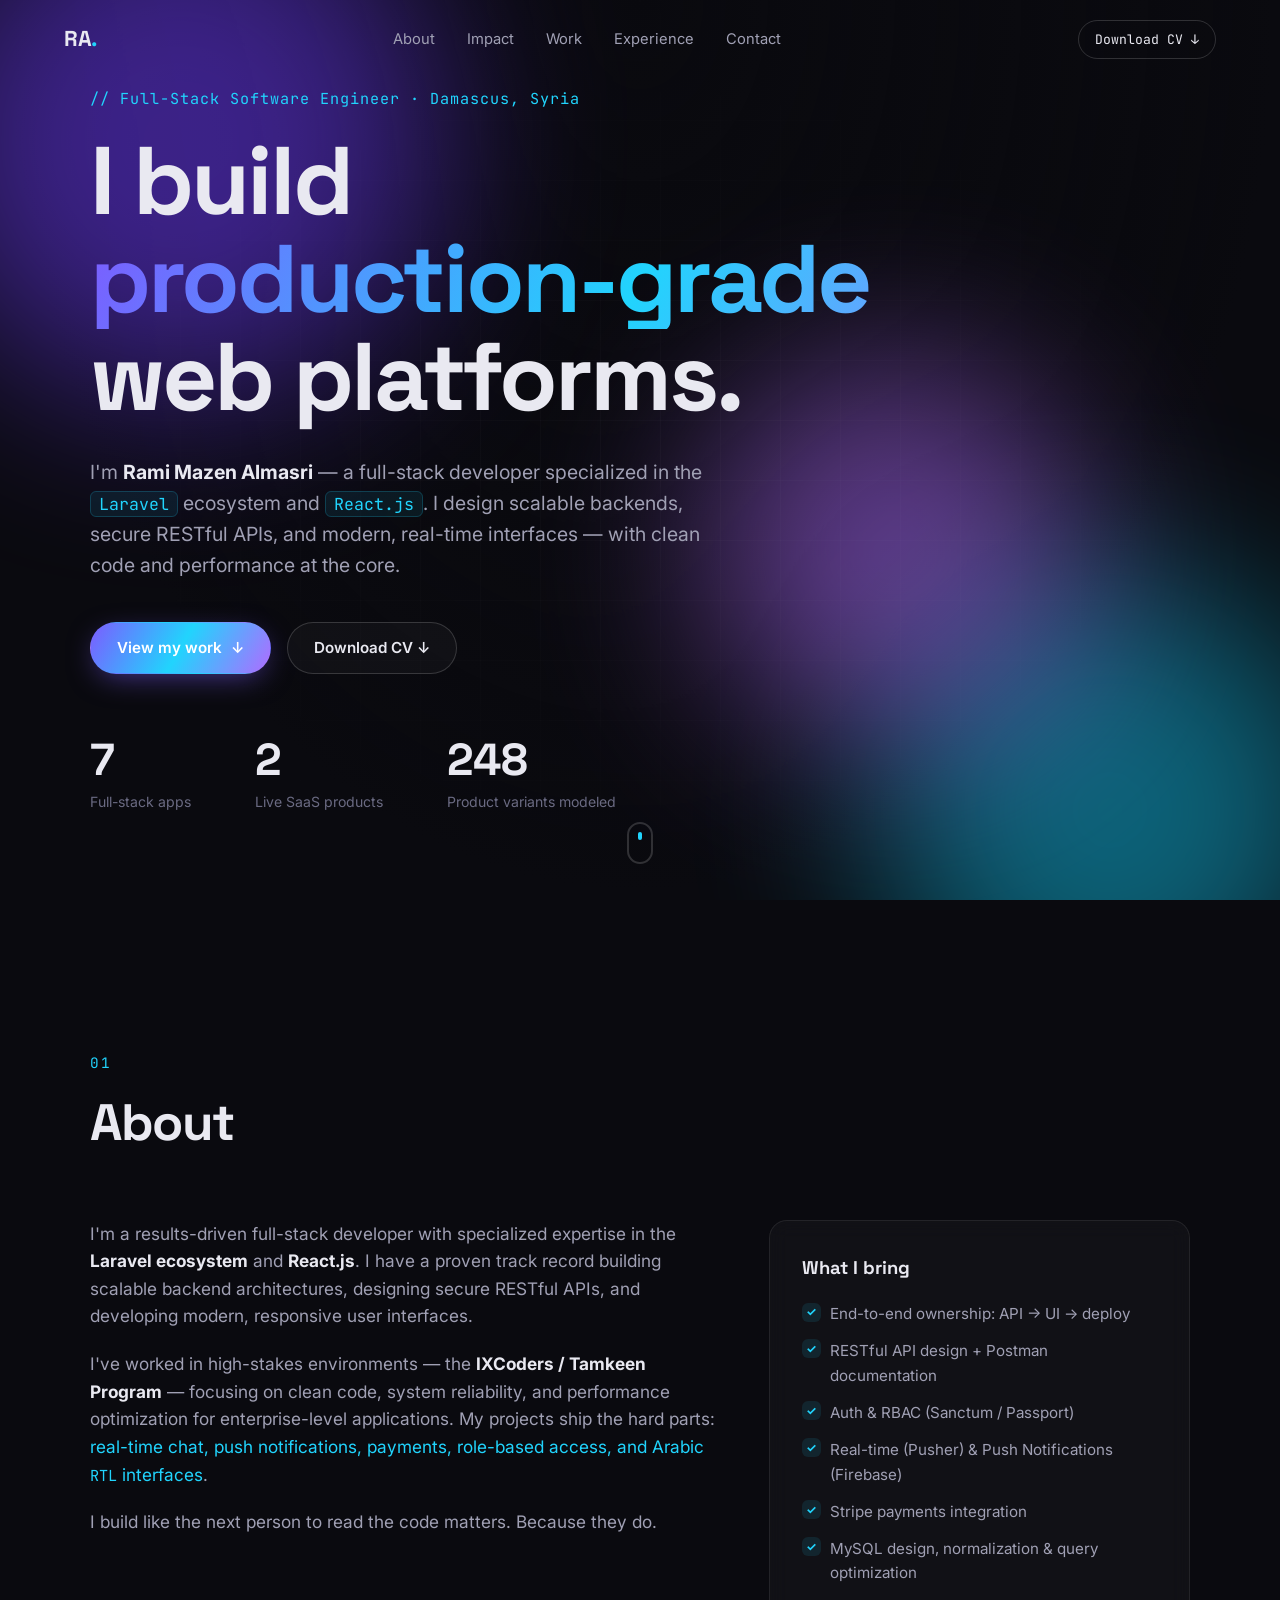
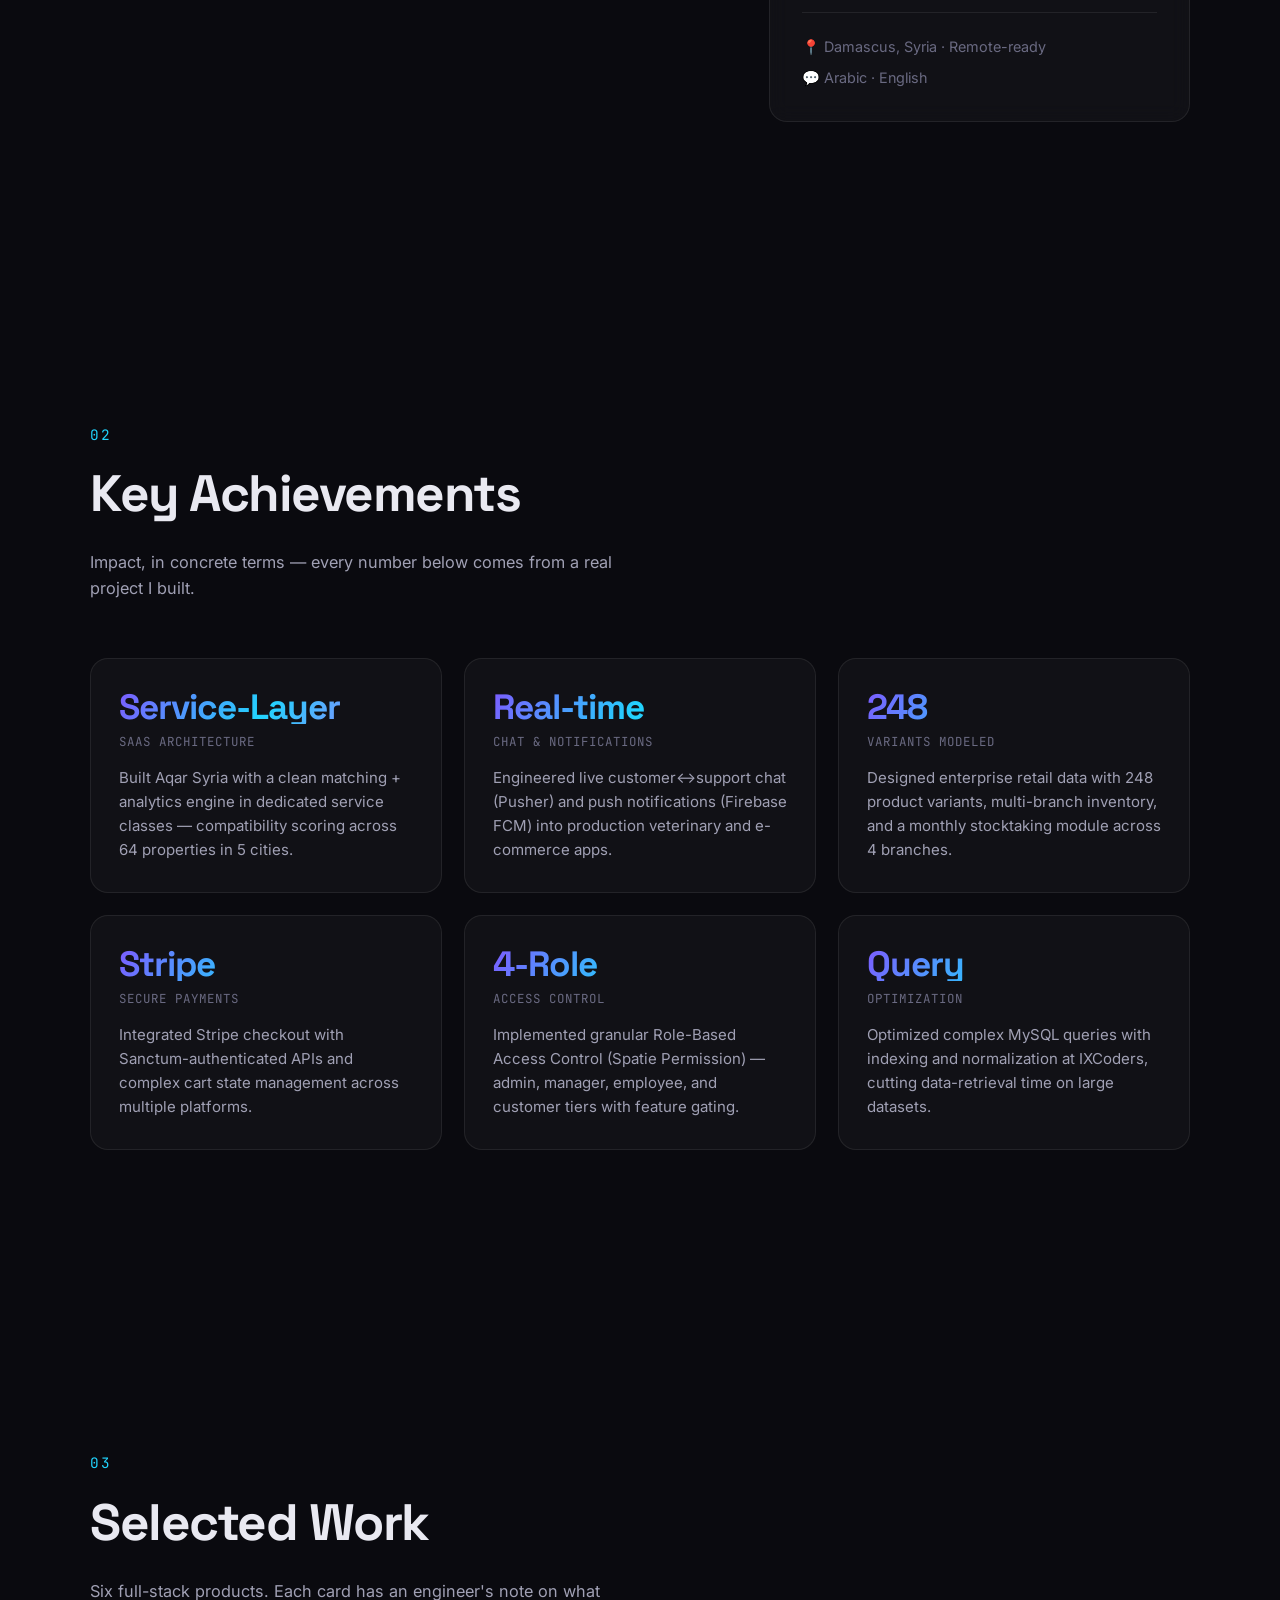
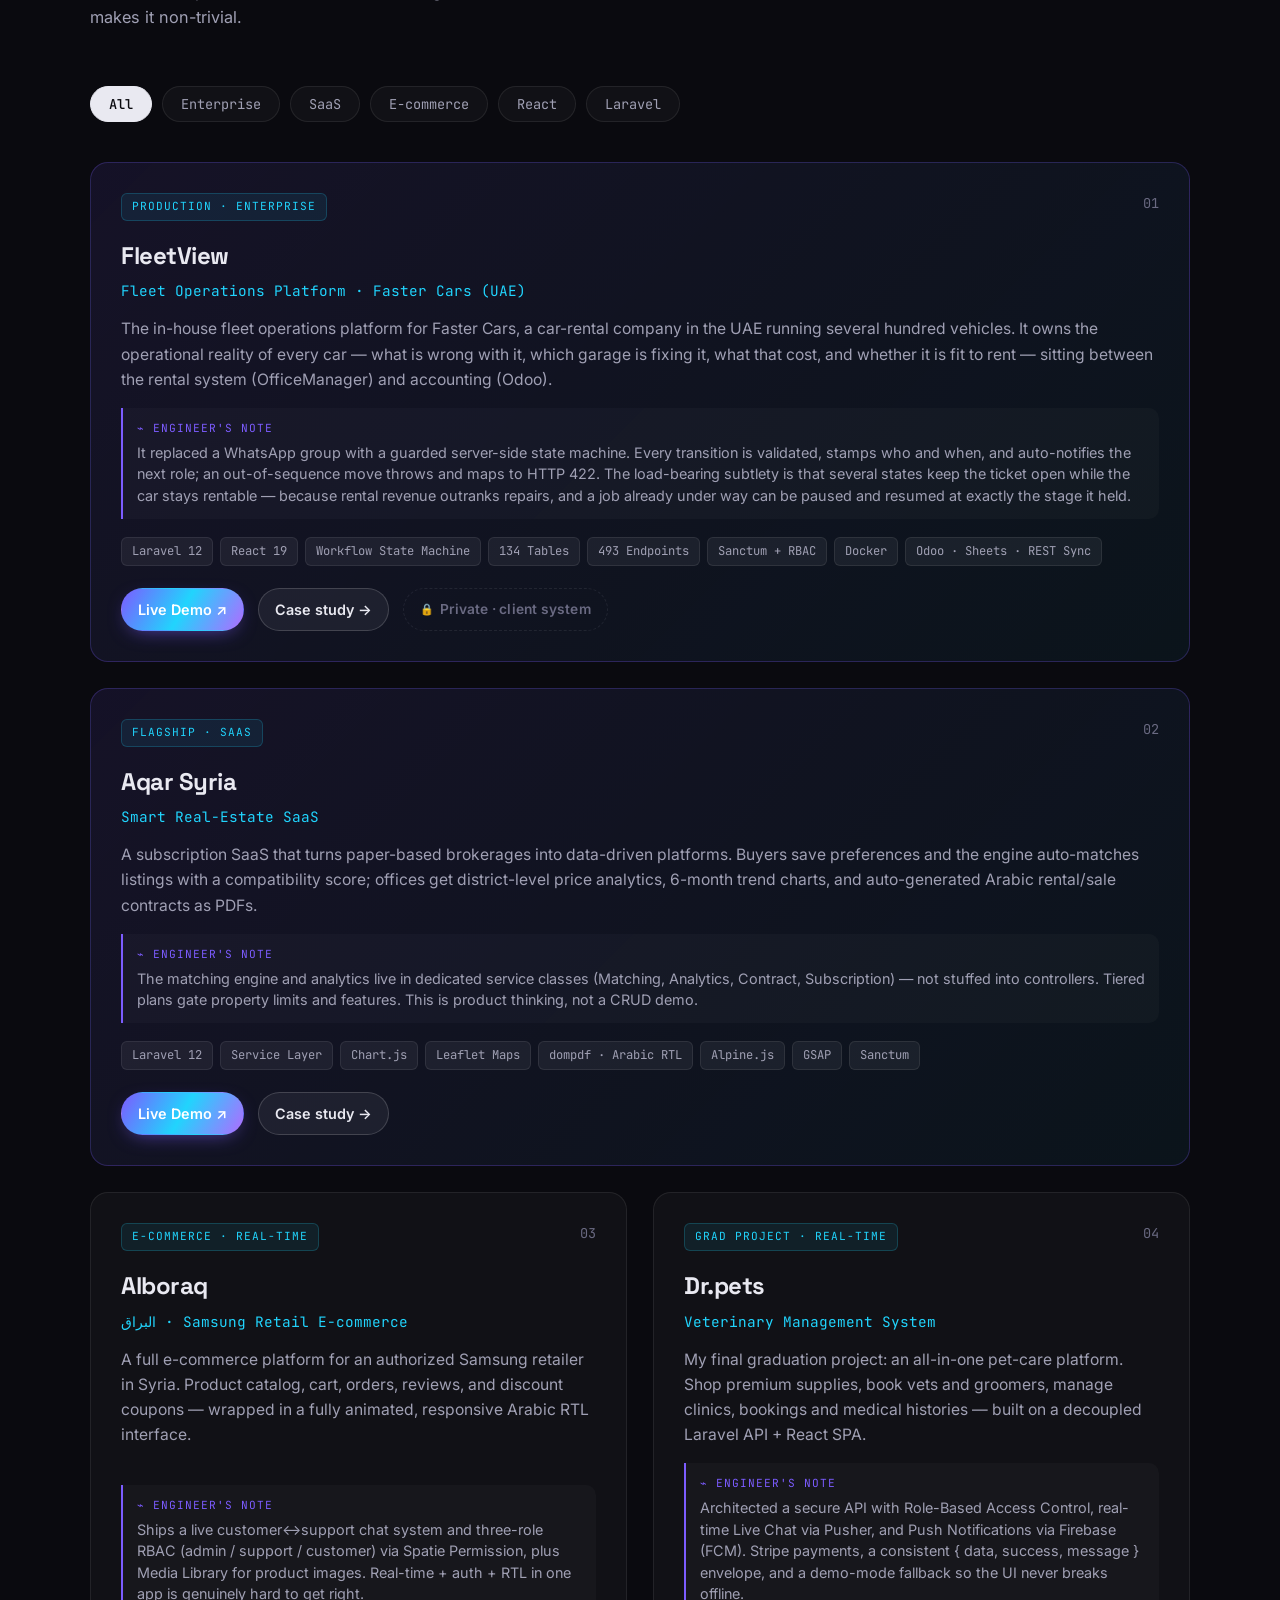
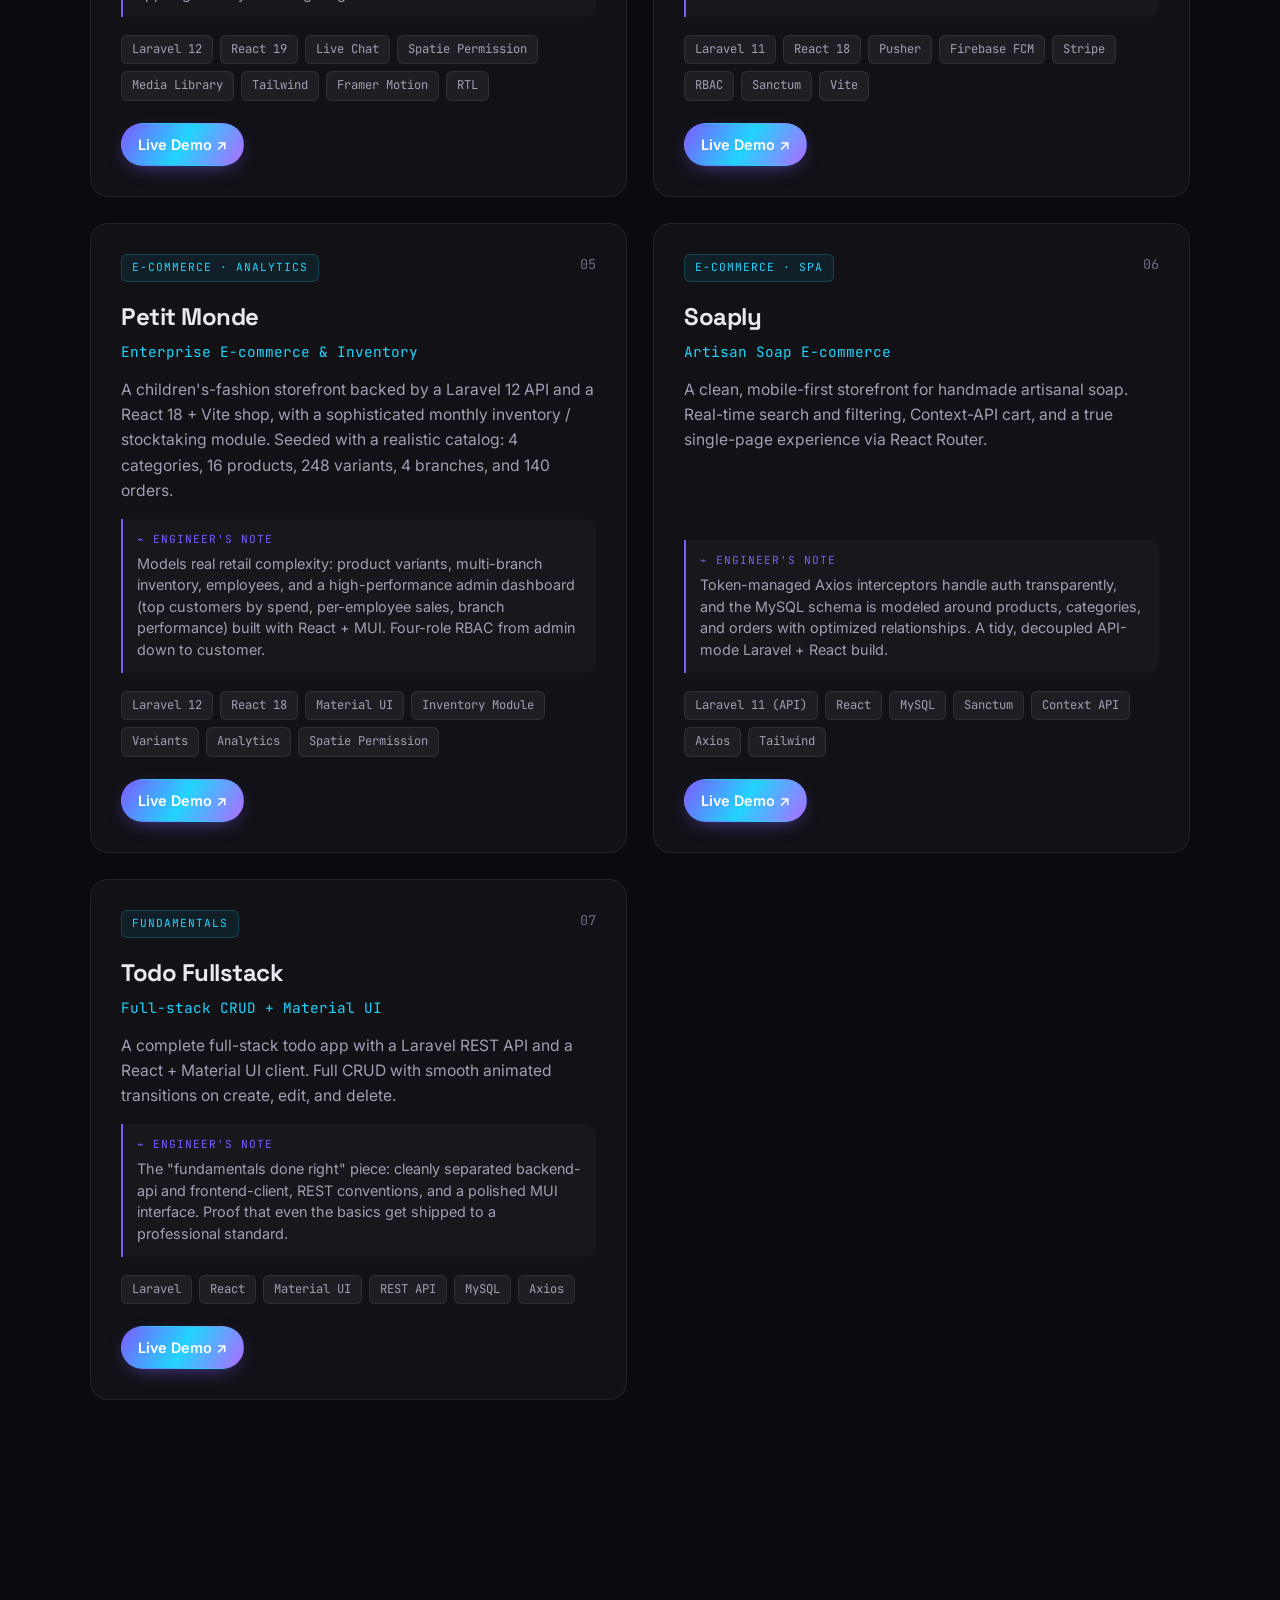
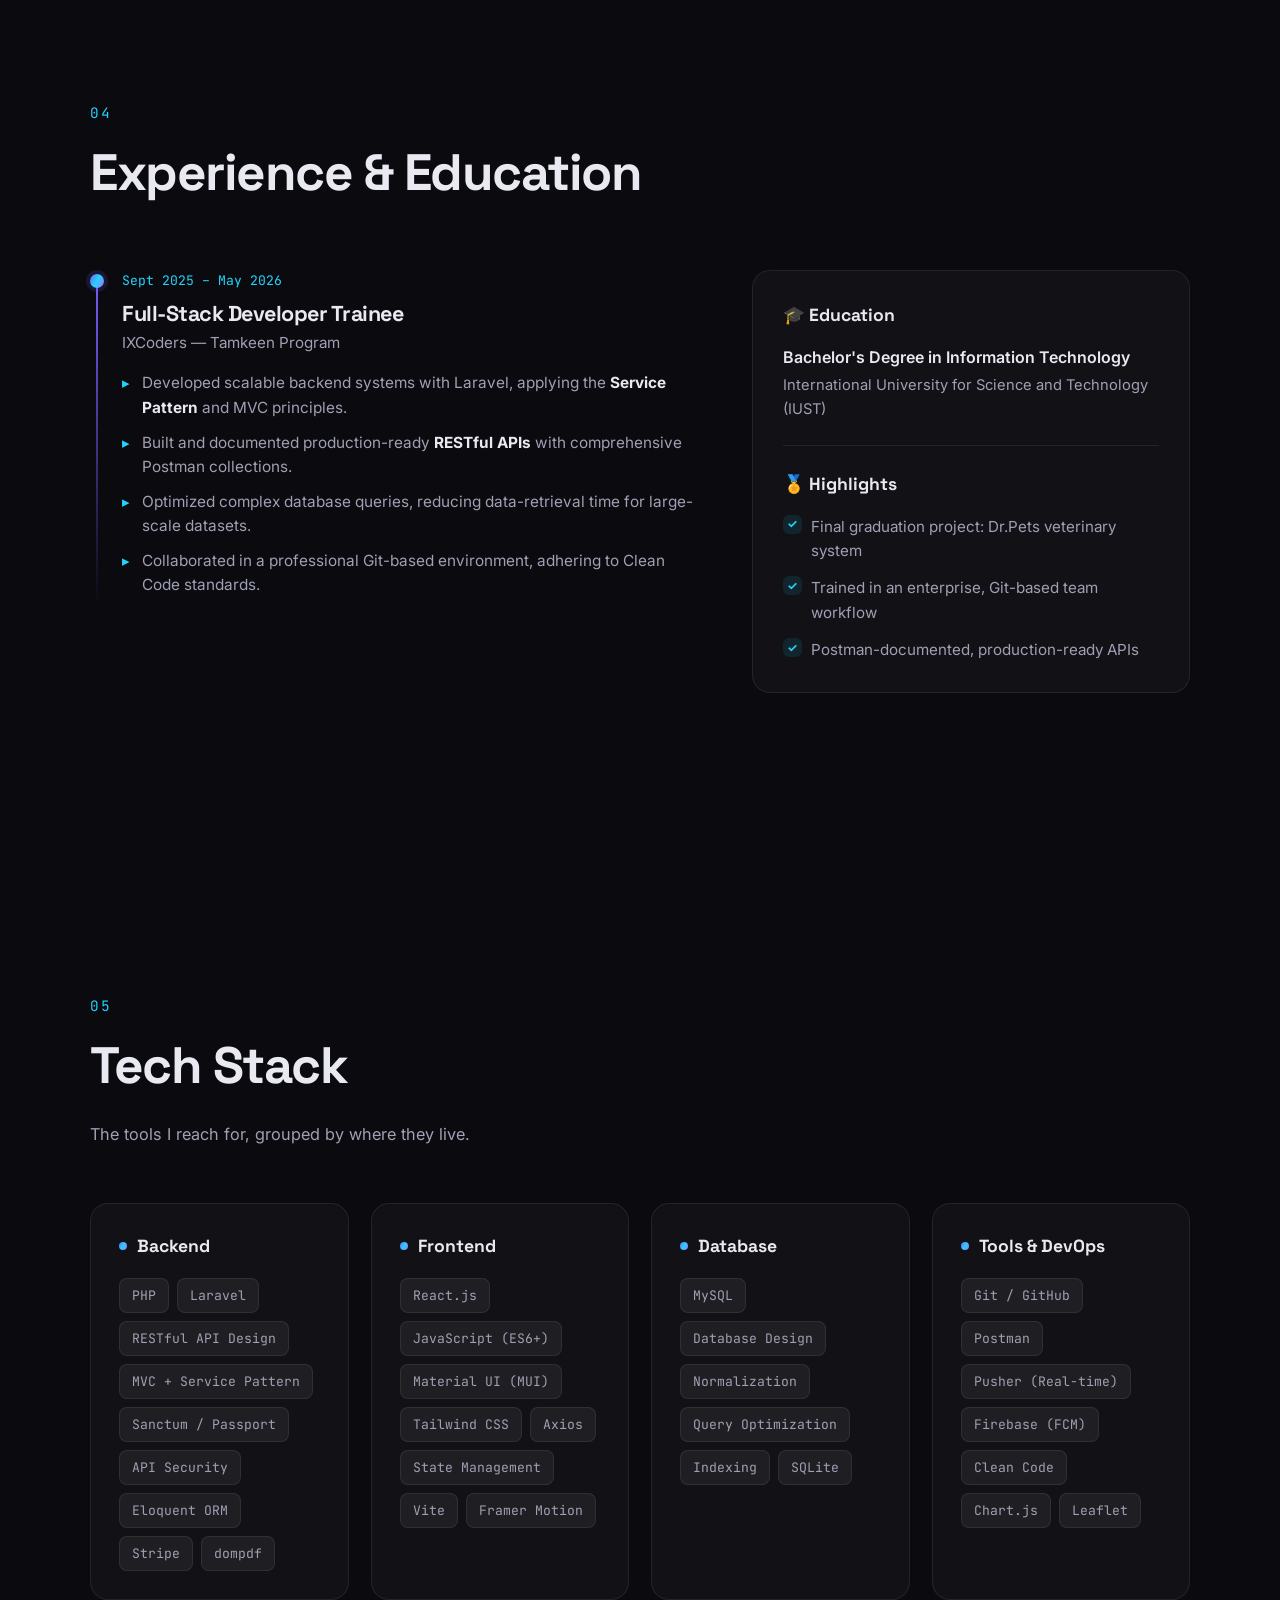
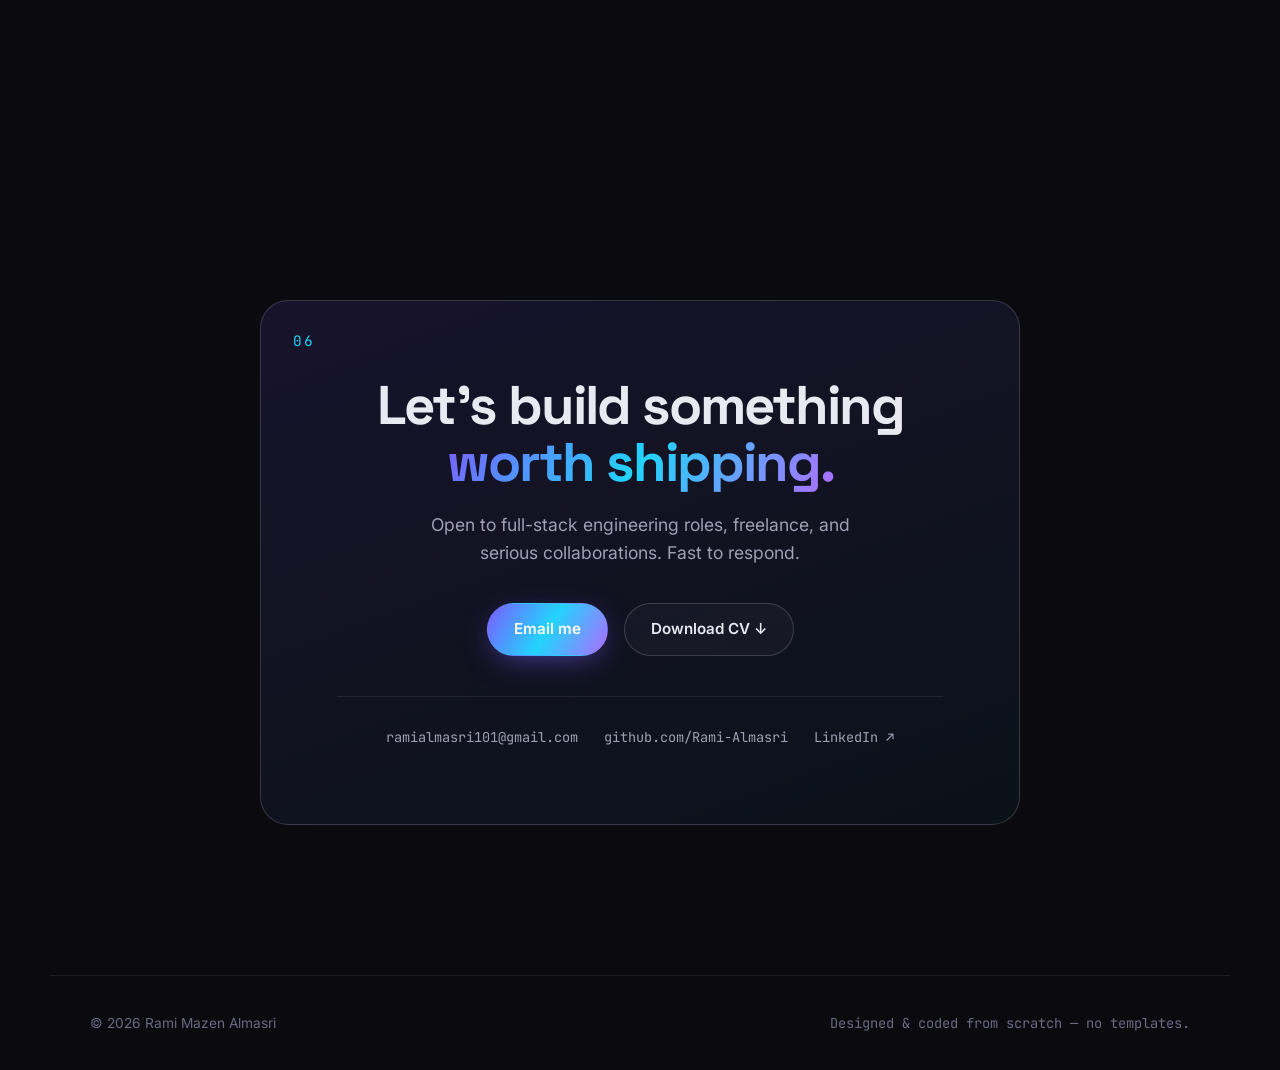
<file: index.html>
<!DOCTYPE html>
<html lang="en">
<head>
  <meta charset="UTF-8" />
  <meta name="viewport" content="width=device-width, initial-scale=1.0" />
  <title>Rami Almasri — Full-Stack Engineer (Laravel · React)</title>
  <meta name="description" content="Rami Mazen Almasri — Full-Stack Software Engineer (Laravel & React.js) based in Damascus. I build scalable SaaS, e-commerce, and real-time platforms." />
  <meta name="author" content="Rami Mazen Almasri" />

  <meta property="og:title" content="Rami Almasri — Full-Stack Engineer" />
  <meta property="og:description" content="I build production-grade SaaS, e-commerce, and real-time platforms with Laravel & React." />
  <meta property="og:type" content="website" />
  <meta name="theme-color" content="#0a0a0f" />

  <link rel="preconnect" href="https://fonts.googleapis.com" />
  <link rel="preconnect" href="https://fonts.gstatic.com" crossorigin />
  <link href="https://fonts.googleapis.com/css2?family=Space+Grotesk:wght@400;500;600;700&family=Inter:wght@400;500;600&family=JetBrains+Mono:wght@400;500&display=swap" rel="stylesheet" />
  <link rel="stylesheet" href="styles.css?v=6" />
  <link rel="icon" href="data:image/svg+xml,<svg xmlns='http://www.w3.org/2000/svg' viewBox='0 0 100 100'><text y='.9em' font-size='90'>⚡</text></svg>" />
</head>
<body>
  <div class="bg-mesh" aria-hidden="true">
    <div class="orb orb-1"></div>
    <div class="orb orb-2"></div>
    <div class="orb orb-3"></div>
    <div class="grid-overlay"></div>
  </div>

  <div class="scroll-progress" id="scrollProgress" aria-hidden="true"></div>

  <!-- Navbar -->
  <header class="nav" id="nav">
    <a href="#hero" class="nav-logo">RA<span>.</span></a>
    <nav class="nav-links" aria-label="Primary">
      <a href="#about">About</a>
      <a href="#achievements">Impact</a>
      <a href="#work">Work</a>
      <a href="#experience">Experience</a>
      <a href="#contact">Contact</a>
    </nav>
    <a href="Rami_Almasri_CV.pdf" download class="nav-cta">Download CV ↓</a>
    <button class="nav-burger" id="navBurger" aria-label="Toggle menu"><span></span><span></span><span></span></button>
  </header>

  <!-- HERO -->
  <section class="hero" id="hero">
    <div class="hero-inner">
      <p class="hero-eyebrow reveal">// Full-Stack Software Engineer · Damascus, Syria</p>
      <h1 class="hero-title">
        <span class="reveal" style="--d:.05s">I build</span>
        <span class="reveal grad" style="--d:.15s">production-grade</span>
        <span class="reveal" style="--d:.25s">web platforms.</span>
      </h1>
      <p class="hero-sub reveal" style="--d:.4s">
        I'm <strong>Rami Mazen Almasri</strong> — a full-stack developer specialized in the
        <span class="tag-inline">Laravel</span> ecosystem and <span class="tag-inline">React.js</span>.
        I design scalable backends, secure RESTful APIs, and modern, real-time interfaces — with clean code and performance at the core.
      </p>
      <div class="hero-actions reveal" style="--d:.55s">
        <a href="#work" class="btn btn-primary">View my work <span>↓</span></a>
        <a href="Rami_Almasri_CV.pdf" download class="btn btn-ghost">Download CV ↓</a>
      </div>
      <div class="hero-stats reveal" style="--d:.7s">
        <div class="stat"><span class="stat-num" data-count="7">0</span><span class="stat-label">Full-stack apps</span></div>
        <div class="stat"><span class="stat-num" data-count="2">0</span><span class="stat-label">Live SaaS products</span></div>
        <div class="stat"><span class="stat-num" data-count="248">0</span><span class="stat-label">Product variants modeled</span></div>
      </div>
    </div>
    <a href="#about" class="hero-scroll" aria-label="Scroll down"><span></span></a>
  </section>

  <!-- ABOUT -->
  <section class="section" id="about">
    <div class="section-head reveal">
      <span class="section-index">01</span>
      <h2 class="section-title">About</h2>
    </div>
    <div class="about-grid">
      <div class="about-text reveal">
        <p>I'm a results-driven full-stack developer with specialized expertise in the <strong>Laravel ecosystem</strong> and <strong>React.js</strong>. I have a proven track record building scalable backend architectures, designing secure RESTful APIs, and developing modern, responsive user interfaces.</p>
        <p>I've worked in high-stakes environments — the <strong>IXCoders / Tamkeen Program</strong> — focusing on clean code, system reliability, and performance optimization for enterprise-level applications. My projects ship the hard parts: <em>real-time chat, push notifications, payments, role-based access, and Arabic <span class="mono">RTL</span> interfaces</em>.</p>
        <p>I build like the next person to read the code matters. Because they do.</p>
      </div>
      <aside class="about-card reveal">
        <h3>What I bring</h3>
        <ul class="check-list">
          <li>End-to-end ownership: API → UI → deploy</li>
          <li>RESTful API design + Postman documentation</li>
          <li>Auth &amp; RBAC (Sanctum / Passport)</li>
          <li>Real-time (Pusher) &amp; Push Notifications (Firebase)</li>
          <li>Stripe payments integration</li>
          <li>MySQL design, normalization &amp; query optimization</li>
        </ul>
        <div class="about-meta">
          <span>📍 Damascus, Syria · Remote-ready</span>
          <span>💬 Arabic · English</span>
        </div>
      </aside>
    </div>
  </section>

  <!-- KEY ACHIEVEMENTS / IMPACT -->
  <section class="section" id="achievements">
    <div class="section-head reveal">
      <span class="section-index">02</span>
      <h2 class="section-title">Key Achievements</h2>
      <p class="section-desc">Impact, in concrete terms — every number below comes from a real project I built.</p>
    </div>
    <div class="impact-grid" id="impactGrid"><!-- injected by script.js --></div>
  </section>

  <!-- WORK -->
  <section class="section" id="work">
    <div class="section-head reveal">
      <span class="section-index">03</span>
      <h2 class="section-title">Selected Work</h2>
      <p class="section-desc">Six full-stack products. Each card has an engineer's note on what makes it non-trivial.</p>
    </div>

    <div class="filters reveal" id="filters">
      <button class="filter active" data-filter="all">All</button>
      <button class="filter" data-filter="enterprise">Enterprise</button>
      <button class="filter" data-filter="saas">SaaS</button>
      <button class="filter" data-filter="ecommerce">E-commerce</button>
      <button class="filter" data-filter="react">React</button>
      <button class="filter" data-filter="laravel">Laravel</button>
    </div>

    <div class="projects" id="projects"><!-- injected by script.js --></div>

  </section>

  <!-- EXPERIENCE + EDUCATION -->
  <section class="section" id="experience">
    <div class="section-head reveal">
      <span class="section-index">04</span>
      <h2 class="section-title">Experience &amp; Education</h2>
    </div>
    <div class="xp-grid">
      <div class="timeline reveal">
        <div class="timeline-item">
          <div class="timeline-dot"></div>
          <div class="timeline-period">Sept 2025 – May 2026</div>
          <h3>Full-Stack Developer Trainee</h3>
          <div class="timeline-org">IXCoders — Tamkeen Program</div>
          <ul>
            <li>Developed scalable backend systems with Laravel, applying the <strong>Service Pattern</strong> and MVC principles.</li>
            <li>Built and documented production-ready <strong>RESTful APIs</strong> with comprehensive Postman collections.</li>
            <li>Optimized complex database queries, reducing data-retrieval time for large-scale datasets.</li>
            <li>Collaborated in a professional Git-based environment, adhering to Clean Code standards.</li>
          </ul>
        </div>
      </div>
      <aside class="edu-card reveal">
        <h3>🎓 Education</h3>
        <div class="edu-item">
          <div class="edu-degree">Bachelor's Degree in Information Technology</div>
          <div class="edu-school">International University for Science and Technology (IUST)</div>
        </div>
        <div class="edu-divider"></div>
        <h3>🏅 Highlights</h3>
        <ul class="check-list">
          <li>Final graduation project: Dr.Pets veterinary system</li>
          <li>Trained in an enterprise, Git-based team workflow</li>
          <li>Postman-documented, production-ready APIs</li>
        </ul>
      </aside>
    </div>
  </section>

  <!-- STACK -->
  <section class="section" id="stack">
    <div class="section-head reveal">
      <span class="section-index">05</span>
      <h2 class="section-title">Tech Stack</h2>
      <p class="section-desc">The tools I reach for, grouped by where they live.</p>
    </div>
    <div class="stack-grid" id="stackGrid"><!-- injected by script.js --></div>
  </section>

  <!-- CONTACT -->
  <section class="section contact" id="contact">
    <div class="contact-card reveal">
      <span class="section-index">06</span>
      <h2 class="contact-title">Let's build something<br /><span class="grad">worth shipping.</span></h2>
      <p class="contact-sub">Open to full-stack engineering roles, freelance, and serious collaborations. Fast to respond.</p>
      <div class="contact-actions">
        <a href="mailto:ramialmasri101@gmail.com" class="btn btn-primary">Email me</a>
        <a href="Rami_Almasri_CV.pdf" download class="btn btn-ghost">Download CV ↓</a>
      </div>
      <div class="contact-links">
        <a href="mailto:ramialmasri101@gmail.com">ramialmasri101@gmail.com</a>
        <a href="https://github.com/Rami-Almasri" target="_blank" rel="noopener">github.com/Rami-Almasri</a>
        <a href="https://linkedin.com/in/rami-almasri-0a7155377" target="_blank" rel="noopener">LinkedIn ↗</a>
      </div>
    </div>
  </section>

  <footer class="footer">
    <span>© <span id="year"></span> Rami Mazen Almasri</span>
    <span class="footer-built">Designed &amp; coded from scratch — no templates.</span>
  </footer>

  <!-- CASE STUDY MODAL (Aqar Syria) -->
  <div class="modal" id="caseModal" aria-hidden="true">
    <div class="modal-backdrop" data-close></div>
    <div class="modal-panel" role="dialog" aria-modal="true" aria-labelledby="caseTitle">
      <button class="modal-close" data-close aria-label="Close">×</button>
      <div class="modal-body" id="caseBody"><!-- injected by script.js --></div>
    </div>
  </div>

  <script src="script.js?v=6"></script>
</body>
</html>
</file>
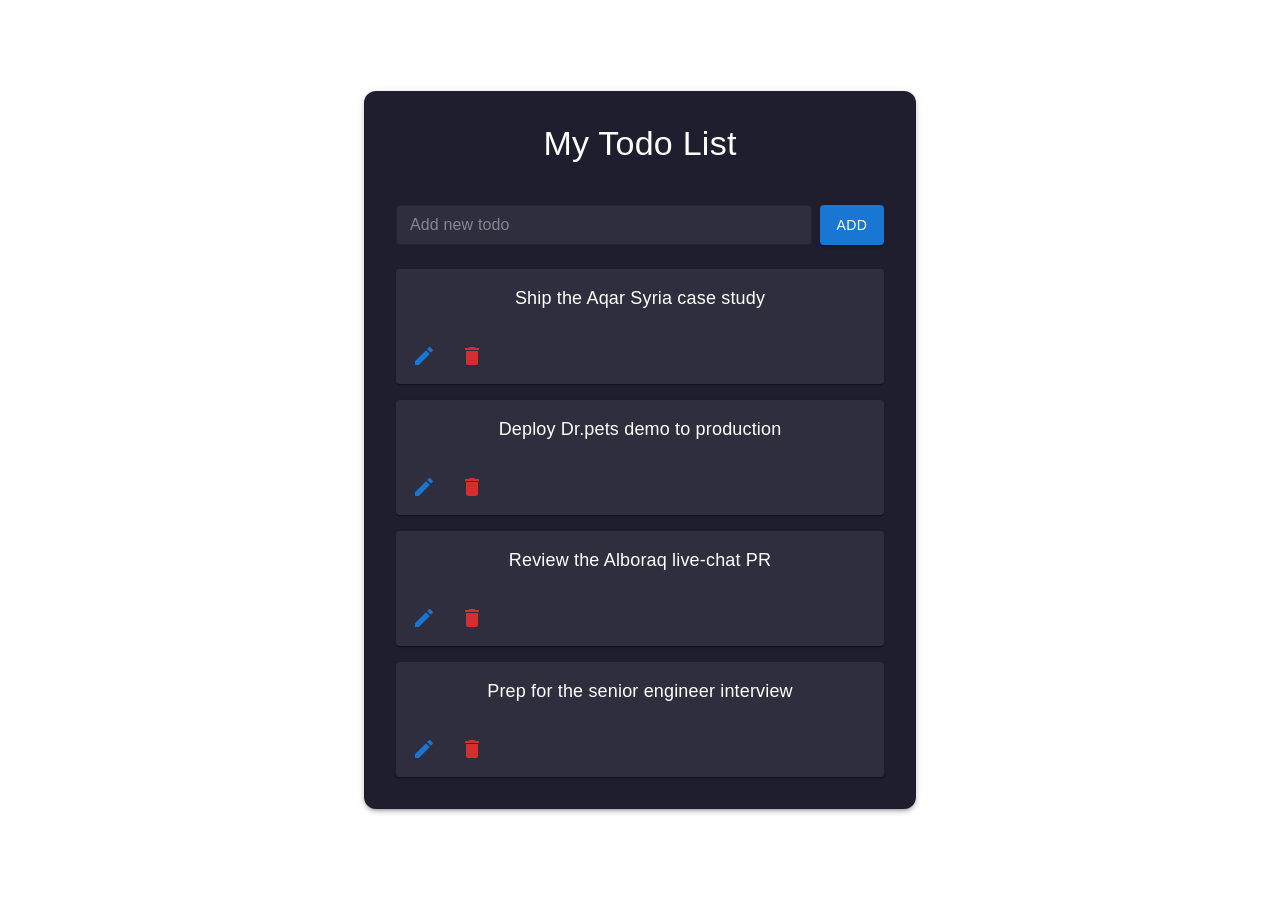
<file: demos/todo/index.html>
<!doctype html><html lang="en"><head><meta charset="utf-8"/><link rel="icon" href="./favicon.ico"/><meta name="viewport" content="width=device-width,initial-scale=1"/><meta name="theme-color" content="#000000"/><meta name="description" content="Web site created using create-react-app"/><link rel="apple-touch-icon" href="./logo192.png"/><link rel="manifest" href="./manifest.json"/><title>React App</title><script defer="defer" src="./static/js/main.adca22f2.js"></script><link href="./static/css/main.f855e6bc.css" rel="stylesheet"></head><body><noscript>You need to enable JavaScript to run this app.</noscript><div id="root"></div></body></html>
</file>
<file: styles.css>
/* ============================================================
   Rami Almasri — Portfolio
   Hand-built. No CSS framework. No build step.
   ============================================================ */

:root {
  --bg: #0a0a0f;
  --bg-soft: #11111a;
  --surface: rgba(255, 255, 255, 0.03);
  --surface-2: rgba(255, 255, 255, 0.06);
  --border: rgba(255, 255, 255, 0.08);
  --border-strong: rgba(255, 255, 255, 0.16);
  --text: #e9e9f1;
  --text-dim: #a0a0b4;
  --text-faint: #6a6a82;
  --accent: #7c5cff;
  --accent-2: #21d4fd;
  --accent-3: #ff4dd8;
  --grad: linear-gradient(120deg, #7c5cff 0%, #21d4fd 50%, #b06bff 100%);
  --radius: 18px;
  --maxw: 1180px;
  --font-display: 'Space Grotesk', sans-serif;
  --font-body: 'Inter', sans-serif;
  --font-mono: 'JetBrains Mono', monospace;
}

* { margin: 0; padding: 0; box-sizing: border-box; }

html { scroll-behavior: smooth; }

body {
  background: var(--bg);
  color: var(--text);
  font-family: var(--font-body);
  line-height: 1.6;
  overflow-x: hidden;
  -webkit-font-smoothing: antialiased;
}

::selection { background: var(--accent); color: #fff; }

a { color: inherit; text-decoration: none; }

/* ---------- Animated background ---------- */
.bg-mesh {
  position: fixed; inset: 0; z-index: -2; overflow: hidden;
  background: radial-gradient(ellipse at top, #15152400 0%, var(--bg) 70%);
}
.orb {
  position: absolute; border-radius: 50%; filter: blur(90px); opacity: 0.5;
  animation: float 22s ease-in-out infinite;
}
.orb-1 { width: 520px; height: 520px; background: #6e3bff; top: -120px; left: -80px; }
.orb-2 { width: 460px; height: 460px; background: #0fb9e0; bottom: -140px; right: -60px; animation-delay: -7s; }
.orb-3 { width: 380px; height: 380px; background: #b06bff; top: 40%; left: 55%; animation-delay: -14s; }
@keyframes float {
  0%, 100% { transform: translate(0, 0) scale(1); }
  33% { transform: translate(60px, -40px) scale(1.1); }
  66% { transform: translate(-40px, 50px) scale(0.95); }
}
.grid-overlay {
  position: absolute; inset: 0;
  background-image:
    linear-gradient(rgba(255,255,255,.025) 1px, transparent 1px),
    linear-gradient(90deg, rgba(255,255,255,.025) 1px, transparent 1px);
  background-size: 60px 60px;
  mask-image: radial-gradient(ellipse at center, #000 0%, transparent 75%);
}

/* ---------- Scroll progress ---------- */
.scroll-progress {
  position: fixed; top: 0; left: 0; height: 3px; width: 0%;
  background: var(--grad); z-index: 100; transition: width .1s linear;
  box-shadow: 0 0 12px rgba(124,92,255,.6);
}

/* ---------- Navbar ---------- */
.nav {
  position: fixed; top: 0; left: 0; right: 0; z-index: 90;
  display: flex; align-items: center; justify-content: space-between;
  padding: 20px clamp(20px, 5vw, 64px);
  transition: background .35s, padding .35s, border-color .35s;
  border-bottom: 1px solid transparent;
}
.nav.scrolled {
  background: rgba(10,10,15,.72);
  backdrop-filter: blur(16px);
  border-bottom: 1px solid var(--border);
  padding: 14px clamp(20px, 5vw, 64px);
}
.nav-logo {
  font-family: var(--font-display); font-weight: 700; font-size: 1.35rem; letter-spacing: -.5px;
}
.nav-logo span { color: var(--accent-2); }
.nav-links { display: flex; gap: 32px; }
.nav-links a {
  font-size: .92rem; color: var(--text-dim); position: relative; transition: color .25s;
}
.nav-links a::after {
  content: ''; position: absolute; bottom: -5px; left: 0; width: 0; height: 2px;
  background: var(--grad); transition: width .3s;
}
.nav-links a:hover { color: var(--text); }
.nav-links a:hover::after { width: 100%; }
.nav-cta {
  font-family: var(--font-mono); font-size: .82rem; padding: 8px 16px;
  border: 1px solid var(--border-strong); border-radius: 100px; color: var(--text);
  transition: all .25s;
}
.nav-cta:hover { background: var(--surface-2); border-color: var(--accent-2); transform: translateY(-1px); }
.nav-burger { display: none; flex-direction: column; gap: 5px; background: none; border: 0; cursor: pointer; }
.nav-burger span { width: 24px; height: 2px; background: var(--text); transition: .3s; }

/* ---------- Layout ---------- */
.section { max-width: var(--maxw); margin: 0 auto; padding: clamp(80px, 12vw, 150px) clamp(20px, 5vw, 40px); }
.section-head { margin-bottom: 56px; }
.section-index { font-family: var(--font-mono); color: var(--accent-2); font-size: .9rem; letter-spacing: 2px; }
.section-title {
  font-family: var(--font-display); font-size: clamp(2rem, 5vw, 3.2rem); font-weight: 700;
  letter-spacing: -1.5px; margin-top: 6px;
}
.section-desc { color: var(--text-dim); max-width: 560px; margin-top: 14px; font-size: 1.02rem; }

.grad {
  background: var(--grad); -webkit-background-clip: text; background-clip: text;
  -webkit-text-fill-color: transparent;
}

/* ---------- Hero ---------- */
.hero {
  min-height: 100vh; display: flex; flex-direction: column; justify-content: center;
  max-width: var(--maxw); margin: 0 auto; padding: 0 clamp(20px, 5vw, 40px); position: relative;
}
.hero-eyebrow {
  font-family: var(--font-mono); color: var(--accent-2); font-size: .95rem; letter-spacing: 1px; margin-bottom: 22px;
}
.hero-title {
  font-family: var(--font-display); font-weight: 700;
  font-size: clamp(2.6rem, 8.5vw, 6rem); line-height: 1.02; letter-spacing: -3px;
}
.hero-title span { display: block; }
.hero-sub {
  margin-top: 30px; max-width: 620px; font-size: clamp(1rem, 2.4vw, 1.22rem); color: var(--text-dim);
}
.hero-sub strong { color: var(--text); }
.tag-inline {
  font-family: var(--font-mono); font-size: .85em; color: var(--accent-2);
  background: rgba(33,212,253,.08); padding: 1px 8px; border-radius: 6px; border: 1px solid rgba(33,212,253,.2);
}
.hero-actions { display: flex; gap: 16px; margin-top: 40px; flex-wrap: wrap; }
.hero-stats { display: flex; gap: clamp(28px, 6vw, 64px); margin-top: 64px; flex-wrap: wrap; }
.stat { display: flex; flex-direction: column; }
.stat-num { font-family: var(--font-display); font-size: clamp(2rem, 5vw, 2.8rem); font-weight: 700; line-height: 1; }
.stat-label { color: var(--text-faint); font-size: .88rem; margin-top: 8px; }
.hero-scroll {
  position: absolute; bottom: 36px; left: 50%; transform: translateX(-50%);
  width: 26px; height: 42px; border: 2px solid var(--border-strong); border-radius: 14px;
}
.hero-scroll span {
  position: absolute; top: 8px; left: 50%; transform: translateX(-50%);
  width: 4px; height: 8px; background: var(--accent-2); border-radius: 4px; animation: scrolldot 1.6s infinite;
}
@keyframes scrolldot { 0% { opacity: 0; top: 8px; } 40% { opacity: 1; } 80% { opacity: 0; top: 22px; } 100% { opacity: 0; } }

/* ---------- Buttons ---------- */
.btn {
  display: inline-flex; align-items: center; gap: 9px; padding: 13px 26px; border-radius: 100px;
  font-weight: 600; font-size: .95rem; cursor: pointer; transition: all .28s cubic-bezier(.2,.8,.2,1);
  border: 1px solid transparent;
}
.btn span { transition: transform .28s; }
.btn-primary { background: var(--grad); color: #fff; box-shadow: 0 8px 30px -8px rgba(124,92,255,.6); }
.btn-primary:hover { transform: translateY(-3px); box-shadow: 0 14px 40px -10px rgba(124,92,255,.8); }
.btn-primary:hover span { transform: translateY(3px); }
.btn-ghost { border-color: var(--border-strong); color: var(--text); background: var(--surface); }
.btn-ghost:hover { background: var(--surface-2); border-color: var(--accent-2); transform: translateY(-3px); }

/* ---------- About ---------- */
.about-grid { display: grid; grid-template-columns: 1.5fr 1fr; gap: 48px; align-items: start; }
.about-text p { color: var(--text-dim); font-size: 1.08rem; margin-bottom: 20px; }
.about-text strong { color: var(--text); }
.about-text em { color: var(--accent-2); font-style: normal; }
.mono { font-family: var(--font-mono); font-size: .88em; color: var(--accent-2); }
.about-card {
  background: var(--surface); border: 1px solid var(--border); border-radius: var(--radius);
  padding: 32px; backdrop-filter: blur(10px); position: sticky; top: 100px;
}
.about-card h3 { font-family: var(--font-display); font-size: 1.15rem; margin-bottom: 20px; }
.check-list { list-style: none; display: flex; flex-direction: column; gap: 13px; }
.check-list li { position: relative; padding-left: 28px; color: var(--text-dim); font-size: .95rem; }
.check-list li::before {
  content: '✓'; position: absolute; left: 0; top: 0; color: var(--accent-2);
  font-weight: 700; background: rgba(33,212,253,.1); width: 19px; height: 19px;
  display: flex; align-items: center; justify-content: center; border-radius: 6px; font-size: .75rem;
}
.about-meta { margin-top: 26px; padding-top: 22px; border-top: 1px solid var(--border); display: flex; flex-direction: column; gap: 8px; color: var(--text-faint); font-size: .9rem; }

/* ---------- Filters ---------- */
.filters { display: flex; gap: 10px; flex-wrap: wrap; margin-bottom: 40px; }
.filter {
  font-family: var(--font-mono); font-size: .85rem; padding: 8px 18px; border-radius: 100px;
  background: var(--surface); border: 1px solid var(--border); color: var(--text-dim); cursor: pointer; transition: all .25s;
}
.filter:hover { color: var(--text); border-color: var(--border-strong); }
.filter.active { background: var(--text); color: var(--bg); border-color: var(--text); font-weight: 500; }

/* ---------- Projects ---------- */
.projects { display: grid; grid-template-columns: repeat(2, 1fr); gap: 26px; }
.project {
  background: var(--surface); border: 1px solid var(--border); border-radius: var(--radius);
  padding: 30px; position: relative; overflow: hidden; transition: transform .4s cubic-bezier(.2,.8,.2,1), border-color .4s;
  display: flex; flex-direction: column;
}
.project::before {
  content: ''; position: absolute; inset: 0; opacity: 0; transition: opacity .4s;
  background: radial-gradient(600px circle at var(--mx, 50%) var(--my, 0%), rgba(124,92,255,.10), transparent 40%);
  pointer-events: none; /* decorative glow must never intercept clicks */
}
.project > * { position: relative; z-index: 1; } /* keep content/links above the glow */
.project:hover { transform: translateY(-6px); border-color: var(--border-strong); }
.project:hover::before { opacity: 1; }
.project.featured { grid-column: span 2; background: linear-gradient(135deg, rgba(124,92,255,.10), rgba(33,212,253,.05)); border-color: rgba(124,92,255,.25); }
.project.hide { display: none; }

.project-top { display: flex; align-items: flex-start; justify-content: space-between; gap: 16px; margin-bottom: 16px; }
.project-badge {
  font-family: var(--font-mono); font-size: .7rem; letter-spacing: 1px; text-transform: uppercase;
  color: var(--accent-2); background: rgba(33,212,253,.08); border: 1px solid rgba(33,212,253,.2);
  padding: 4px 10px; border-radius: 6px; white-space: nowrap;
}
.project-num { font-family: var(--font-mono); color: var(--text-faint); font-size: .85rem; }
.project h3 { font-family: var(--font-display); font-size: 1.5rem; letter-spacing: -.5px; margin-bottom: 4px; }
.project .sub { color: var(--accent-2); font-size: .9rem; font-family: var(--font-mono); margin-bottom: 14px; }
.project p.desc { color: var(--text-dim); font-size: .98rem; margin-bottom: 16px; flex-grow: 1; }

.project-note {
  background: rgba(255,255,255,.025); border-left: 2px solid var(--accent);
  padding: 12px 14px; border-radius: 0 10px 10px 0; margin-bottom: 18px;
}
.project-note span { font-family: var(--font-mono); font-size: .7rem; color: var(--accent); letter-spacing: 1px; display: block; margin-bottom: 4px; }
.project-note p { color: var(--text-dim); font-size: .9rem; line-height: 1.5; }

.project-tags { display: flex; flex-wrap: wrap; gap: 7px; margin-bottom: 22px; }
.project-tags span {
  font-family: var(--font-mono); font-size: .76rem; color: var(--text-dim);
  background: var(--surface-2); padding: 4px 10px; border-radius: 6px; border: 1px solid var(--border);
}
.project-links { display: flex; gap: 14px; margin-top: auto; }
.project-links a {
  font-size: .9rem; font-weight: 600; display: inline-flex; align-items: center; gap: 6px; color: var(--text);
  transition: color .25s;
}
.project-links a:hover { color: var(--accent-2); }
.project-links a.muted { color: var(--text-faint); }

.work-more { text-align: center; margin-top: 48px; }

/* ---------- Stack ---------- */
.stack-grid { display: grid; grid-template-columns: repeat(auto-fit, minmax(230px, 1fr)); gap: 22px; }
.stack-col {
  background: var(--surface); border: 1px solid var(--border); border-radius: var(--radius); padding: 28px;
}
.stack-col h3 { font-family: var(--font-display); font-size: 1.1rem; margin-bottom: 18px; display: flex; align-items: center; gap: 10px; }
.stack-col h3 i { width: 8px; height: 8px; border-radius: 50%; background: var(--grad); display: inline-block; }
.stack-list { display: flex; flex-wrap: wrap; gap: 8px; }
.stack-list span {
  font-family: var(--font-mono); font-size: .82rem; padding: 6px 12px; border-radius: 8px;
  background: var(--surface-2); border: 1px solid var(--border); color: var(--text-dim); transition: all .25s;
}
.stack-list span:hover { color: var(--text); border-color: var(--accent-2); transform: translateY(-2px); }

/* ---------- Contact ---------- */
.contact { display: flex; justify-content: center; }
.contact-card {
  background: linear-gradient(160deg, rgba(124,92,255,.12), rgba(33,212,253,.04));
  border: 1px solid var(--border-strong); border-radius: 28px; padding: clamp(40px, 7vw, 76px);
  text-align: center; max-width: 760px; width: 100%; position: relative; overflow: hidden;
}
.contact-card .section-index { position: absolute; top: 28px; left: 32px; }
.contact-title { font-family: var(--font-display); font-size: clamp(2rem, 6vw, 3.4rem); font-weight: 700; letter-spacing: -2px; line-height: 1.05; margin-bottom: 20px; }
.contact-sub { color: var(--text-dim); font-size: 1.1rem; max-width: 460px; margin: 0 auto 36px; }
.contact-actions { display: flex; gap: 16px; justify-content: center; flex-wrap: wrap; }
.contact-links { display: flex; gap: 26px; justify-content: center; flex-wrap: wrap; margin-top: 40px; padding-top: 30px; border-top: 1px solid var(--border); }
.contact-links a { font-family: var(--font-mono); font-size: .85rem; color: var(--text-dim); transition: color .25s; }
.contact-links a:hover { color: var(--accent-2); }
.contact-links a[data-placeholder] { color: var(--text-faint); border-bottom: 1px dashed var(--text-faint); }

/* ---------- Footer ---------- */
.footer {
  max-width: var(--maxw); margin: 0 auto; padding: 36px clamp(20px, 5vw, 40px);
  border-top: 1px solid var(--border); display: flex; justify-content: space-between; flex-wrap: wrap; gap: 12px;
  color: var(--text-faint); font-size: .86rem;
}
.footer-built { font-family: var(--font-mono); }

/* ---------- Reveal animation ---------- */
.reveal { opacity: 0; transform: translateY(28px); transition: opacity .8s cubic-bezier(.2,.8,.2,1), transform .8s cubic-bezier(.2,.8,.2,1); transition-delay: var(--d, 0s); }
.reveal.in { opacity: 1; transform: none; }

/* ---------- Responsive ---------- */
@media (max-width: 880px) {
  .about-grid { grid-template-columns: 1fr; }
  .about-card { position: static; }
  .projects { grid-template-columns: 1fr; }
  .project.featured { grid-column: span 1; }
  .nav-links, .nav-cta { display: none; }
  .nav-burger { display: flex; }
  .nav-links.open {
    display: flex; flex-direction: column; position: absolute; top: 100%; left: 0; right: 0;
    background: rgba(10,10,15,.96); backdrop-filter: blur(16px); padding: 24px clamp(20px,5vw,40px);
    gap: 20px; border-bottom: 1px solid var(--border);
  }
}
@media (prefers-reduced-motion: reduce) {
  * { animation: none !important; transition: none !important; }
  .reveal { opacity: 1; transform: none; }
}

/* ============================================================
   v2 additions: Impact, Experience, Education, Project buttons,
   Case-study modal
   ============================================================ */

/* ---------- Project action buttons ---------- */
.project-links { flex-wrap: wrap; }
.proj-btn {
  font-size: .86rem; font-weight: 600; padding: 9px 16px; border-radius: 100px;
  display: inline-flex; align-items: center; gap: 6px; transition: all .25s; border: 1px solid transparent;
}
.proj-btn.primary { background: var(--grad); color: #fff; box-shadow: 0 6px 20px -8px rgba(124,92,255,.7); }
.proj-btn.primary:hover { transform: translateY(-2px); }
.proj-btn.case { background: var(--surface-2); color: var(--text); border-color: var(--border-strong); }
.proj-btn.case:hover { border-color: var(--accent); color: var(--accent-2); transform: translateY(-2px); }
.proj-btn.ghost { color: var(--text-dim); border-color: var(--border); }
.proj-btn.ghost:hover { color: var(--text); border-color: var(--border-strong); }
button.proj-btn { font-family: inherit; cursor: pointer; }
.proj-btn.pending {
  color: var(--text-dim); border: 1px dashed var(--border-strong); background: transparent;
}
.proj-btn.pending:hover { color: var(--accent-2); border-color: var(--accent-2); }
/* private client systems: a badge, not a link — the repo is not public */
.proj-btn.private {
  color: var(--text-faint); border: 1px dashed var(--border); background: transparent;
  cursor: default; letter-spacing: .2px;
}
.proj-btn.private::before { content: '🔒'; font-size: .8em; }

/* code block inside preview modal */
.cs-code {
  background: #07070d; border: 1px solid var(--border); border-radius: 12px;
  padding: 18px 20px; margin-top: 12px; overflow-x: auto;
}
.cs-code code {
  font-family: var(--font-mono); font-size: .82rem; line-height: 1.7; color: #c9d1e8;
  white-space: pre; display: block;
}
.cs-cta { display: flex; gap: 12px; flex-wrap: wrap; }

/* ---------- Impact / achievements ---------- */
.impact-grid { display: grid; grid-template-columns: repeat(3, 1fr); gap: 22px; }
.impact-card {
  background: var(--surface); border: 1px solid var(--border); border-radius: var(--radius);
  padding: 30px 28px; transition: transform .35s, border-color .35s; position: relative; overflow: hidden;
}
.impact-card::after {
  content: ''; position: absolute; top: 0; left: 0; width: 100%; height: 3px; background: var(--grad);
  transform: scaleX(0); transform-origin: left; transition: transform .4s;
}
.impact-card:hover { transform: translateY(-5px); border-color: var(--border-strong); }
.impact-card:hover::after { transform: scaleX(1); }
.impact-metric { font-family: var(--font-display); font-size: 2.2rem; font-weight: 700; letter-spacing: -1px; line-height: 1; }
.impact-label { font-family: var(--font-mono); font-size: .78rem; letter-spacing: 1px; text-transform: uppercase; color: var(--text-faint); margin: 8px 0 14px; }
.impact-card p { color: var(--text-dim); font-size: .94rem; }

/* ---------- Experience + Education ---------- */
.xp-grid { display: grid; grid-template-columns: 1.4fr 1fr; gap: 48px; align-items: start; }
.timeline { position: relative; }
.timeline-item { position: relative; padding-left: 32px; }
.timeline-item::before {
  content: ''; position: absolute; left: 6px; top: 6px; bottom: -10px; width: 2px;
  background: linear-gradient(var(--accent), transparent);
}
.timeline-dot {
  position: absolute; left: 0; top: 4px; width: 14px; height: 14px; border-radius: 50%;
  background: var(--grad); box-shadow: 0 0 0 4px rgba(124,92,255,.15);
}
.timeline-period { font-family: var(--font-mono); font-size: .82rem; color: var(--accent-2); margin-bottom: 6px; }
.timeline-item h3 { font-family: var(--font-display); font-size: 1.35rem; letter-spacing: -.5px; }
.timeline-org { color: var(--text-dim); font-size: .95rem; margin-bottom: 16px; }
.timeline-item ul { list-style: none; display: flex; flex-direction: column; gap: 10px; }
.timeline-item ul li { position: relative; padding-left: 20px; color: var(--text-dim); font-size: .96rem; }
.timeline-item ul li::before { content: '▸'; position: absolute; left: 0; color: var(--accent-2); }
.timeline-item strong { color: var(--text); }

.edu-card {
  background: var(--surface); border: 1px solid var(--border); border-radius: var(--radius); padding: 30px;
}
.edu-card h3 { font-family: var(--font-display); font-size: 1.1rem; margin-bottom: 16px; }
.edu-degree { font-weight: 600; color: var(--text); }
.edu-school { color: var(--text-dim); font-size: .92rem; margin-top: 4px; }
.edu-divider { height: 1px; background: var(--border); margin: 24px 0; }

/* ---------- Case-study modal ---------- */
.modal {
  position: fixed; inset: 0; z-index: 200; display: flex; align-items: center; justify-content: center;
  padding: 24px; opacity: 0; pointer-events: none; transition: opacity .3s;
}
.modal.open { opacity: 1; pointer-events: auto; }
.modal-backdrop { position: absolute; inset: 0; background: rgba(5,5,9,.78); backdrop-filter: blur(8px); }
.modal-panel {
  position: relative; background: #0e0e17; border: 1px solid var(--border-strong); border-radius: 22px;
  max-width: 760px; width: 100%; max-height: 88vh; overflow-y: auto; padding: clamp(28px, 5vw, 52px);
  transform: translateY(20px) scale(.98); transition: transform .35s cubic-bezier(.2,.8,.2,1);
  box-shadow: 0 40px 120px -20px rgba(0,0,0,.8);
}
.modal.open .modal-panel { transform: none; }
.modal-close {
  position: sticky; top: 0; float: right; margin: -10px -10px 0 0; width: 40px; height: 40px;
  border-radius: 50%; border: 1px solid var(--border-strong); background: var(--surface-2); color: var(--text);
  font-size: 1.5rem; line-height: 1; cursor: pointer; transition: all .25s; z-index: 2;
}
.modal-close:hover { background: var(--accent); border-color: var(--accent); transform: rotate(90deg); }

.cs-tag { font-family: var(--font-mono); font-size: .76rem; letter-spacing: 1px; text-transform: uppercase; color: var(--accent-2); }
.cs-title { font-family: var(--font-display); font-size: clamp(1.7rem, 4vw, 2.4rem); letter-spacing: -1px; line-height: 1.1; margin: 8px 0 16px; }
.cs-lead { color: var(--text-dim); font-size: 1.08rem; margin-bottom: 10px; }
.cs-section { margin-top: 30px; }
.cs-section h3 { font-family: var(--font-display); font-size: 1.18rem; margin-bottom: 10px; color: var(--text); }
.cs-section p { color: var(--text-dim); }
.cs-list { list-style: none; display: flex; flex-direction: column; gap: 11px; margin-top: 10px; }
.cs-list li { position: relative; padding-left: 22px; color: var(--text-dim); font-size: .97rem; }
.cs-list li::before { content: '→'; position: absolute; left: 0; color: var(--accent-2); }
.cs-list strong, .cs-section p strong { color: var(--text); }
.cs-list em, .cs-section p em { color: var(--accent-2); font-style: normal; }
.cs-pills { display: flex; flex-wrap: wrap; gap: 8px; margin-top: 14px; }
.cs-pills span {
  font-family: var(--font-mono); font-size: .8rem; padding: 6px 13px; border-radius: 8px;
  background: rgba(124,92,255,.1); border: 1px solid rgba(124,92,255,.25); color: #c4b6ff;
}
.cs-er { display: grid; grid-template-columns: repeat(2, 1fr); gap: 10px; margin-top: 16px; }
.er-node {
  background: var(--surface); border: 1px solid var(--border); border-left: 3px solid var(--accent-2);
  border-radius: 0 10px 10px 0; padding: 12px 14px; font-weight: 600; font-size: .95rem;
}
.er-node small { display: block; font-weight: 400; color: var(--text-faint); font-family: var(--font-mono); font-size: .76rem; margin-top: 4px; }
.cs-fine { font-size: .85rem; color: var(--text-faint); margin-top: 12px; font-style: italic; }
.cs-section code { font-family: var(--font-mono); font-size: .88em; color: var(--accent-2); background: var(--surface-2); padding: 2px 6px; border-radius: 6px; }
.cs-section .cs-code code { background: none; padding: 0; border-radius: 0; }
.cs-private {
  font-family: var(--font-mono); font-size: .84rem; color: var(--text-faint);
  border: 1px dashed var(--border); border-radius: 100px; padding: 10px 18px; display: inline-block;
}
.cs-cta { margin-top: 34px; }

@media (max-width: 880px) {
  .impact-grid { grid-template-columns: 1fr; }
  .xp-grid { grid-template-columns: 1fr; }
  .cs-er { grid-template-columns: 1fr; }
}
@media (min-width: 881px) and (max-width: 1080px) {
  .impact-grid { grid-template-columns: repeat(2, 1fr); }
}
</file>
<file: demos/todo/static/css/main.f855e6bc.css>
body{-webkit-font-smoothing:antialiased;-moz-osx-font-smoothing:grayscale;font-family:-apple-system,BlinkMacSystemFont,Segoe UI,Roboto,Oxygen,Ubuntu,Cantarell,Fira Sans,Droid Sans,Helvetica Neue,sans-serif;margin:0}code{font-family:source-code-pro,Menlo,Monaco,Consolas,Courier New,monospace}.App{text-align:center}.App-logo{height:40vmin;pointer-events:none}@media (prefers-reduced-motion:no-preference){.App-logo{animation:App-logo-spin 20s linear infinite}}.App-header{align-items:center;background-color:#282c34;color:#fff;display:flex;flex-direction:column;font-size:calc(10px + 2vmin);justify-content:center;min-height:100vh}.App-link{color:#61dafb}@keyframes App-logo-spin{0%{transform:rotate(0deg)}to{transform:rotate(1turn)}}
/*# sourceMappingURL=main.f855e6bc.css.map*/
</file>
